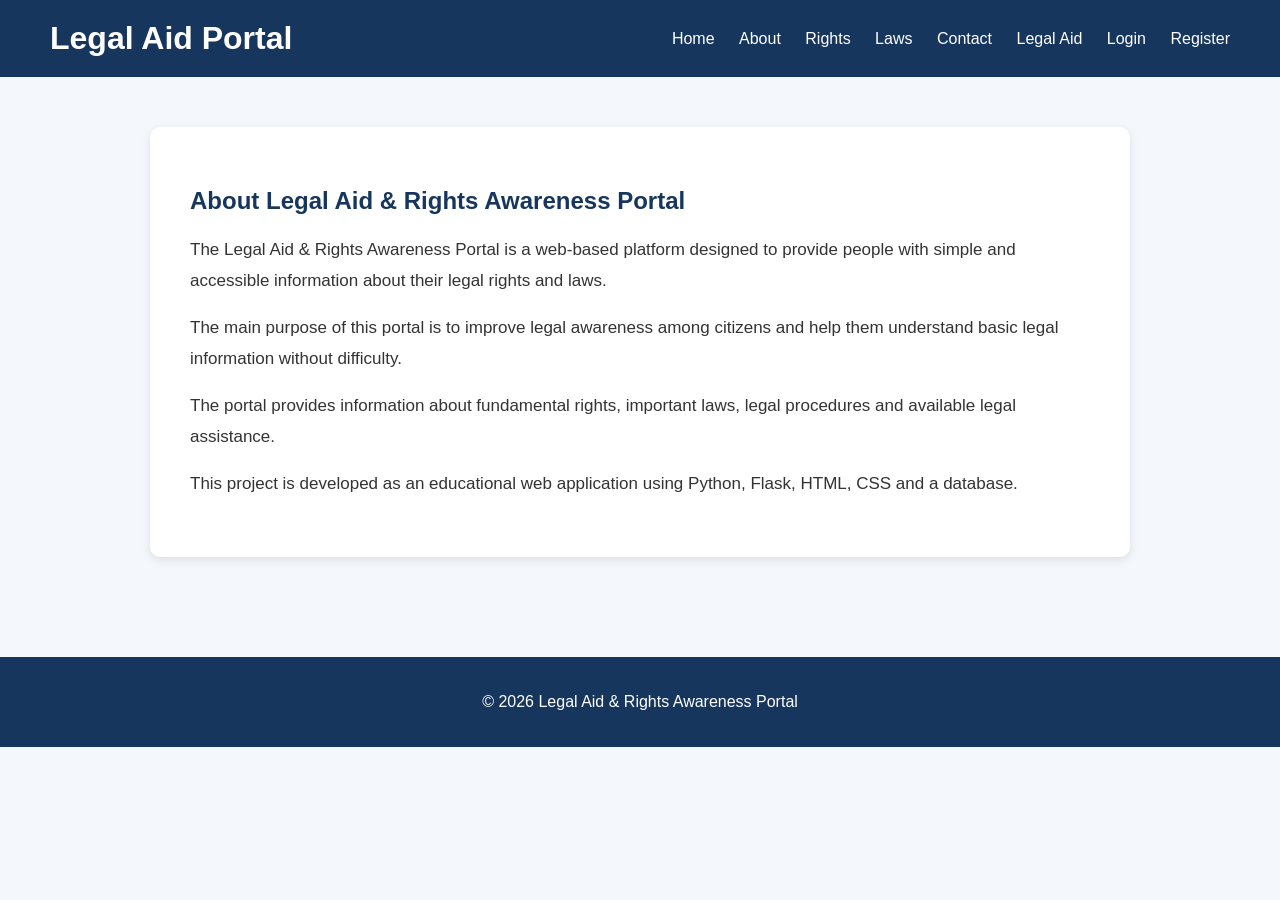
<file: about.html>
<!DOCTYPE html>
<html lang="en">
<head>
    <meta charset="UTF-8">
    <meta name="viewport" content="width=device-width, initial-scale=1.0">

    <title>About - Legal Aid Portal</title>

    <style>
        body {
            font-family: Arial, sans-serif;
            margin: 0;
            background-color: #f4f7fb;
            color: #333;
        }

        header {
            background-color: #17365d;
            color: white;
            padding: 20px 50px;
            display: flex;
            justify-content: space-between;
            align-items: center;
        }

        header h1 {
            margin: 0;
        }

        nav a {
            color: white;
            text-decoration: none;
            margin-left: 20px;
        }

        nav a:hover {
            text-decoration: underline;
        }

        .container {
            max-width: 900px;
            margin: 50px auto;
            background-color: white;
            padding: 40px;
            border-radius: 10px;
            box-shadow: 0 3px 10px rgba(0, 0, 0, 0.1);
        }

        .container h2 {
            color: #17365d;
            margin-bottom: 20px;
        }

        .container p {
            line-height: 1.8;
            font-size: 17px;
        }

        footer {
            background-color: #17365d;
            color: white;
            text-align: center;
            padding: 20px;
            margin-top: 100px;
        }
    </style>
</head>

<body>

    <header>
        <h1>Legal Aid Portal</h1>

        <nav>
            <a href="/">Home</a>
            <a href="/about">About</a>
            <a href="/rights">Rights</a>
            <a href="/laws">Laws</a>
            <a href="/contact">Contact</a>
            <a href="/legal-aid">Legal Aid</a>
<a href="/login">Login</a>
<a href="/register">Register</a>
        </nav>
    </header>

    <div class="container">

        <h2>About Legal Aid & Rights Awareness Portal</h2>

        <p>
            The Legal Aid & Rights Awareness Portal is a web-based platform
            designed to provide people with simple and accessible information
            about their legal rights and laws.
        </p>

        <p>
            The main purpose of this portal is to improve legal awareness
            among citizens and help them understand basic legal information
            without difficulty.
        </p>

        <p>
            The portal provides information about fundamental rights,
            important laws, legal procedures and available legal assistance.
        </p>

        <p>
            This project is developed as an educational web application
            using Python, Flask, HTML, CSS and a database.
        </p>

    </div>

    <footer>
        <p>© 2026 Legal Aid & Rights Awareness Portal</p>
    </footer>

</body>
</html>
</file>
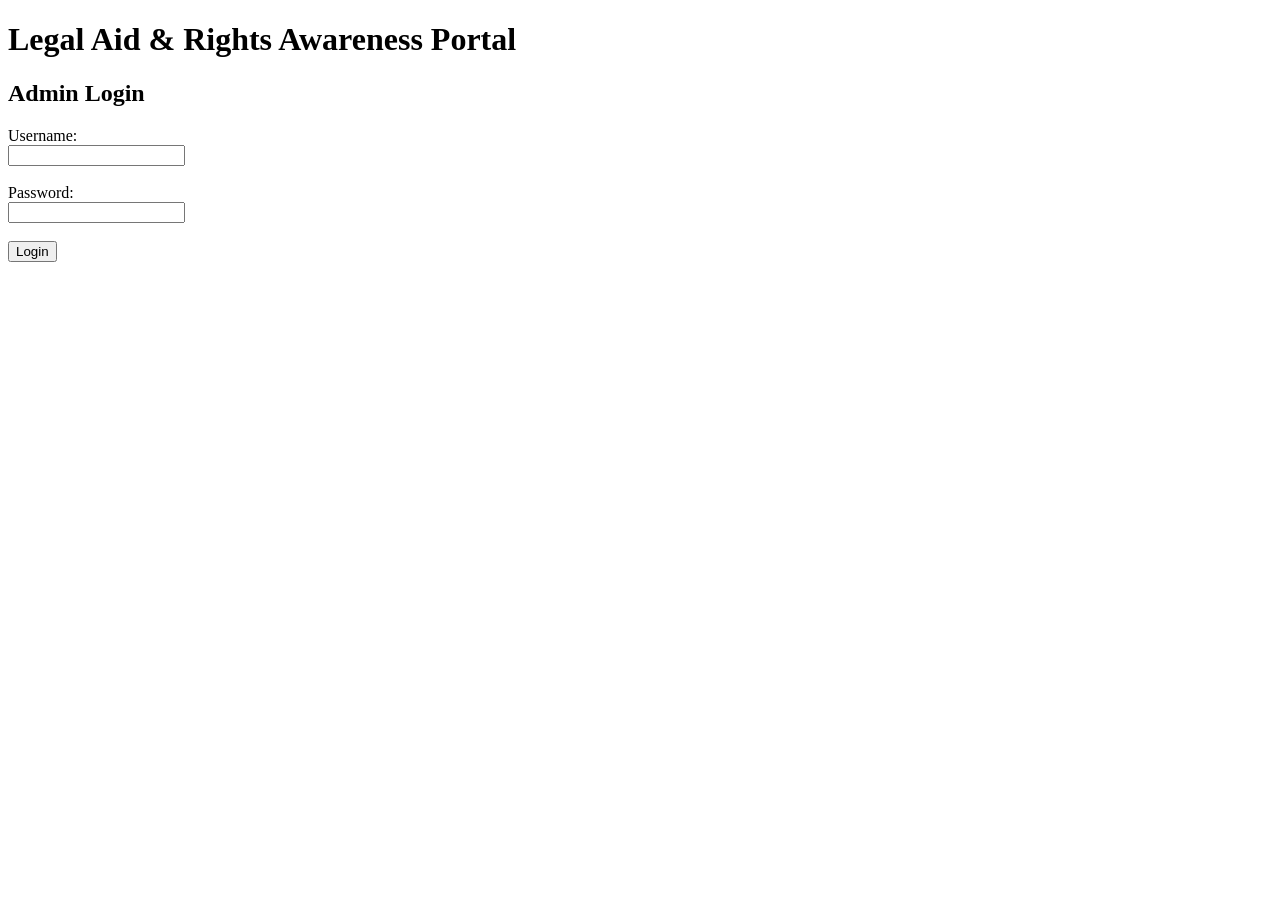
<file: admin_login.html>
<!DOCTYPE html>
<html>
<head>
    <title>Admin Login</title>
</head>
<body>

    <h1>Legal Aid & Rights Awareness Portal</h1>
    <h2>Admin Login</h2>

    <form method="POST">

        <label>Username:</label><br>
        <input type="text" name="username" required><br><br>

        <label>Password:</label><br>
        <input type="password" name="password" required><br><br>

        <button type="submit">Login</button>

    </form>

</body>
</html>
</file>
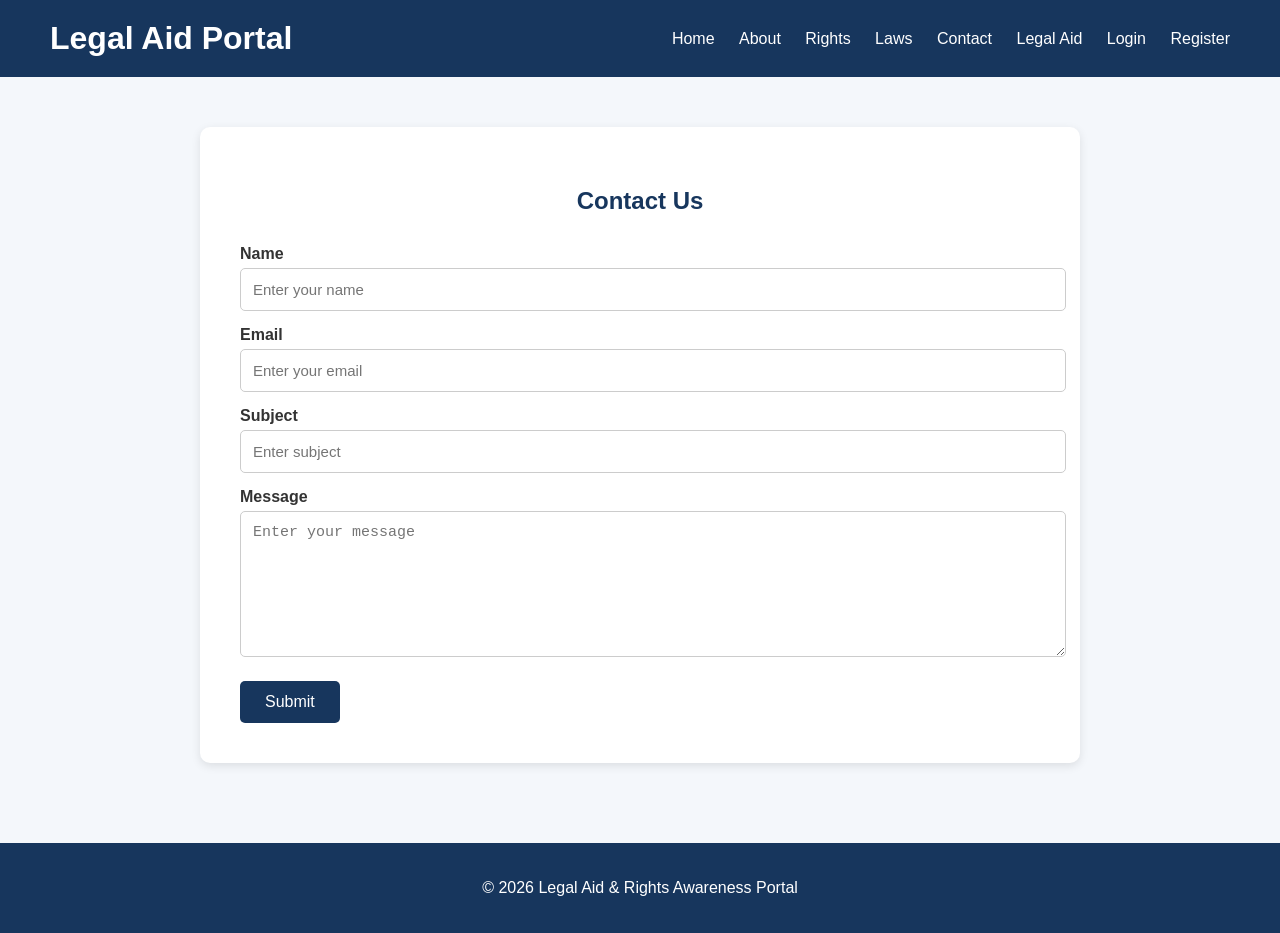
<file: contact.html>
<!DOCTYPE html>
<html lang="en">
<head>
    <meta charset="UTF-8">
    <meta name="viewport" content="width=device-width, initial-scale=1.0">

    <title>Contact - Legal Aid Portal</title>

    <style>
        body {
            font-family: Arial, sans-serif;
            margin: 0;
            background-color: #f4f7fb;
            color: #333;
        }

        header {
            background-color: #17365d;
            color: white;
            padding: 20px 50px;
            display: flex;
            justify-content: space-between;
            align-items: center;
        }

        header h1 {
            margin: 0;
        }

        nav a {
            color: white;
            text-decoration: none;
            margin-left: 20px;
        }

        nav a:hover {
            text-decoration: underline;
        }

        .container {
            max-width: 800px;
            margin: 50px auto;
            background-color: white;
            padding: 40px;
            border-radius: 10px;
            box-shadow: 0 3px 10px rgba(0, 0, 0, 0.1);
        }

        .container h2 {
            text-align: center;
            color: #17365d;
            margin-bottom: 30px;
        }

        label {
            display: block;
            margin-top: 15px;
            margin-bottom: 5px;
            font-weight: bold;
        }

        input,
        textarea {
            width: 100%;
            padding: 12px;
            border: 1px solid #ccc;
            border-radius: 5px;
            font-size: 15px;
        }

        textarea {
            height: 120px;
            resize: vertical;
        }

        button {
            margin-top: 20px;
            background-color: #17365d;
            color: white;
            border: none;
            padding: 12px 25px;
            border-radius: 5px;
            cursor: pointer;
            font-size: 16px;
        }

        button:hover {
            background-color: #0d2745;
        }

        footer {
            background-color: #17365d;
            color: white;
            text-align: center;
            padding: 20px;
            margin-top: 80px;
        }
    </style>
</head>

<body>

    <header>
        <h1>Legal Aid Portal</h1>

        <nav>
            <a href="/">Home</a>
            <a href="/about">About</a>
            <a href="/rights">Rights</a>
            <a href="/laws">Laws</a>
            <a href="/contact">Contact</a>
            <a href="/legal-aid">Legal Aid</a>
<a href="/login">Login</a>
<a href="/register">Register</a>
        </nav>
    </header>

    <div class="container">

        <h2>Contact Us</h2>

        <form method="POST" action="/contact">

            <label for="name">Name</label>
            <input type="text" id="name" name="name"
       placeholder="Enter your name" required>

            <label for="email">Email</label>
            <input type="email" id="email" name="email"
       placeholder="Enter your email" required>

            <label for="subject">Subject</label>
            <input type="text" id="subject" name="subject"
       placeholder="Enter subject" required>

            <label for="message">Message</label>
            <textarea id="message" name="message"
          placeholder="Enter your message" required></textarea>

            <button type="submit">Submit</button>

        </form>

    </div>

    <footer>
        <p>© 2026 Legal Aid & Rights Awareness Portal</p>
    </footer>

</body>
</html>
</file>
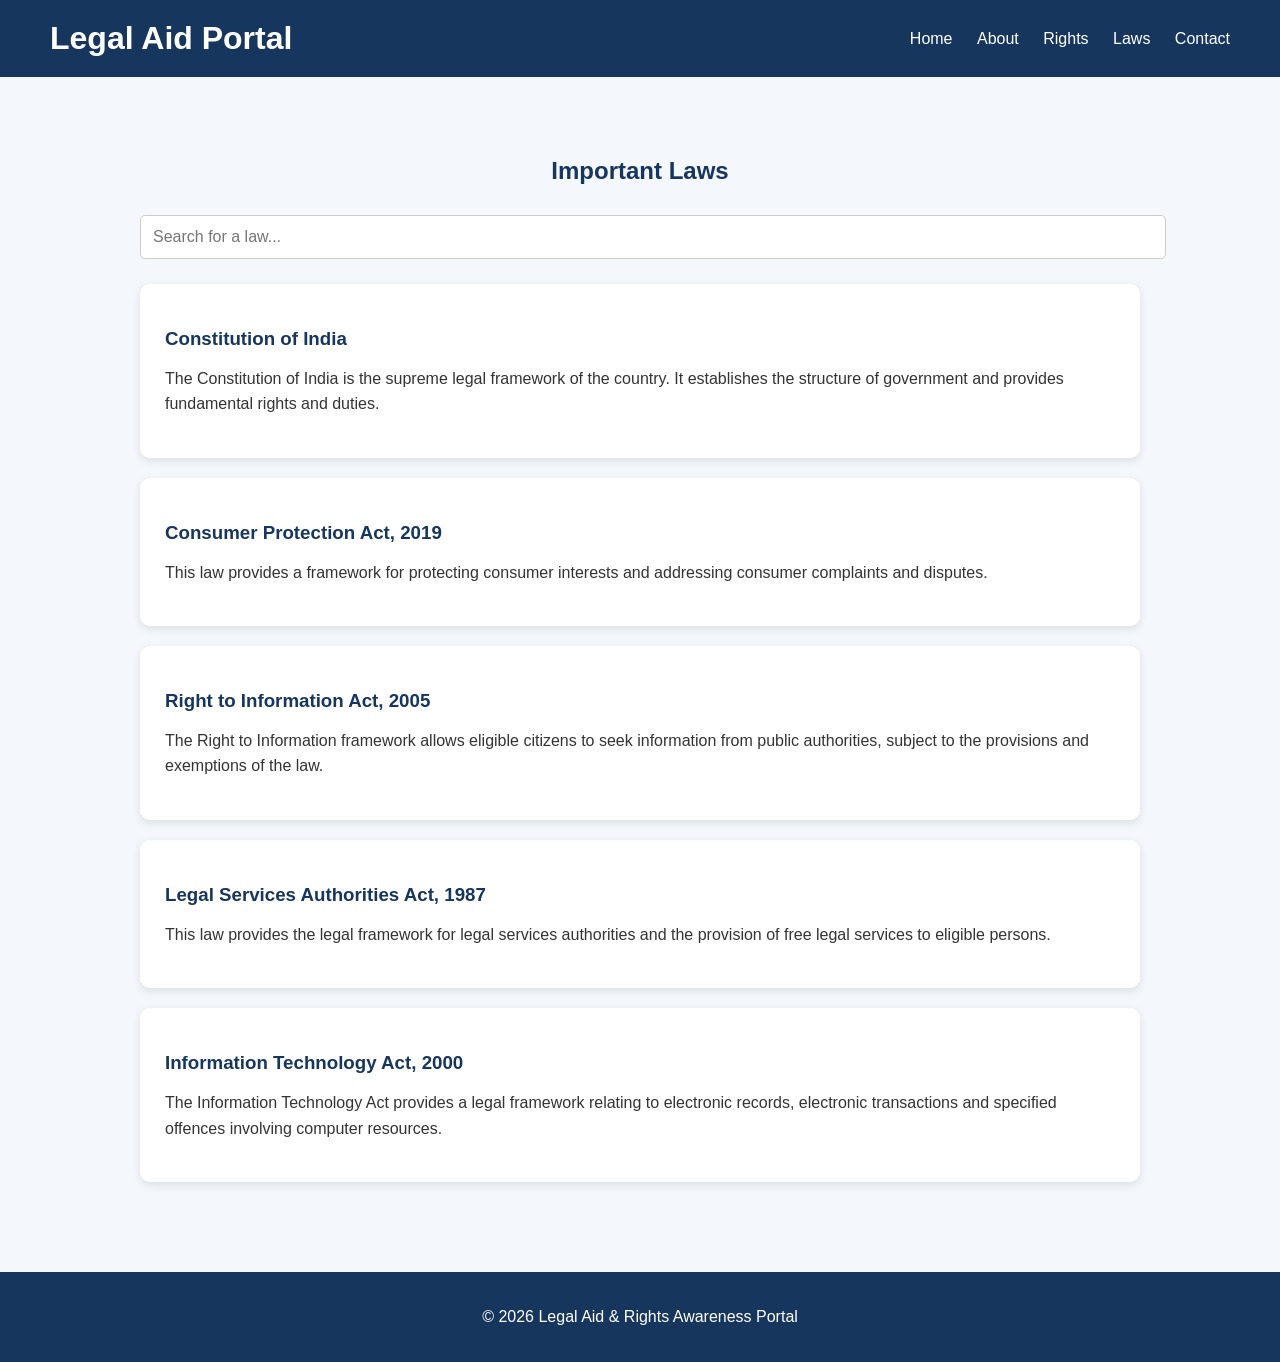
<file: laws.html>
<!DOCTYPE html>
<html lang="en">
<head>
    <meta charset="UTF-8">
    <meta name="viewport" content="width=device-width, initial-scale=1.0">

    <title>Laws - Legal Aid Portal</title>

    <style>
        body {
            font-family: Arial, sans-serif;
            margin: 0;
            background-color: #f4f7fb;
            color: #333;
        }

        header {
            background-color: #17365d;
            color: white;
            padding: 20px 50px;
            display: flex;
            justify-content: space-between;
            align-items: center;
        }

        header h1 {
            margin: 0;
        }

        nav a {
            color: white;
            text-decoration: none;
            margin-left: 20px;
        }

        nav a:hover {
            text-decoration: underline;
        }

        .container {
            max-width: 1000px;
            margin: 40px auto;
            padding: 20px;
        }

        .container h2 {
            text-align: center;
            color: #17365d;
            margin-bottom: 30px;
        }

        .law-card {
            background-color: white;
            margin-bottom: 20px;
            padding: 25px;
            border-radius: 10px;
            box-shadow: 0 3px 10px rgba(0, 0, 0, 0.1);
        }

        .law-card h3 {
            color: #17365d;
            margin-bottom: 12px;
        }

        .law-card p {
            line-height: 1.6;
        }

        footer {
            background-color: #17365d;
            color: white;
            text-align: center;
            padding: 20px;
            margin-top: 50px;
        }
    </style>
</head>

<body>

    <header>
        <h1>Legal Aid Portal</h1>

        <nav>
            <a href="/">Home</a>
            <a href="/about">About</a>
            <a href="/rights">Rights</a>
            <a href="/laws">Laws</a>
            <a href="/contact">Contact</a>
        </nav>
    </header>

    <div class="container">

        <h2>Important Laws</h2>
        <input
    type="text"
    id="lawSearch"
    placeholder="Search for a law..."
    onkeyup="searchLaws()"
    style="width:100%; padding:12px; margin-bottom:25px; border:1px solid #ccc; border-radius:5px; font-size:16px;"
>

        <div class="law-card">
            <h3>Constitution of India</h3>
            <p>
                The Constitution of India is the supreme legal framework
                of the country. It establishes the structure of government
                and provides fundamental rights and duties.
            </p>
        </div>

        <div class="law-card">
            <h3>Consumer Protection Act, 2019</h3>
            <p>
                This law provides a framework for protecting consumer
                interests and addressing consumer complaints and disputes.
            </p>
        </div>

        <div class="law-card">
            <h3>Right to Information Act, 2005</h3>
            <p>
                The Right to Information framework allows eligible citizens
                to seek information from public authorities, subject to
                the provisions and exemptions of the law.
            </p>
        </div>

        <div class="law-card">
            <h3>Legal Services Authorities Act, 1987</h3>
            <p>
                This law provides the legal framework for legal services
                authorities and the provision of free legal services to
                eligible persons.
            </p>
        </div>

        <div class="law-card">
            <h3>Information Technology Act, 2000</h3>
            <p>
                The Information Technology Act provides a legal framework
                relating to electronic records, electronic transactions
                and specified offences involving computer resources.
            </p>
        </div>

    </div>

    <footer>
        <p>© 2026 Legal Aid & Rights Awareness Portal</p>
    </footer>
<script>
function searchLaws() {
    let input = document.getElementById("lawSearch").value.toLowerCase();
    let cards = document.getElementsByClassName("law-card");

    for (let i = 0; i < cards.length; i++) {
        let text = cards[i].innerText.toLowerCase();

        if (text.includes(input)) {
            cards[i].style.display = "block";
        } else {
            cards[i].style.display = "none";
        }
    }
}
</script>
</body>

</html>
</file>
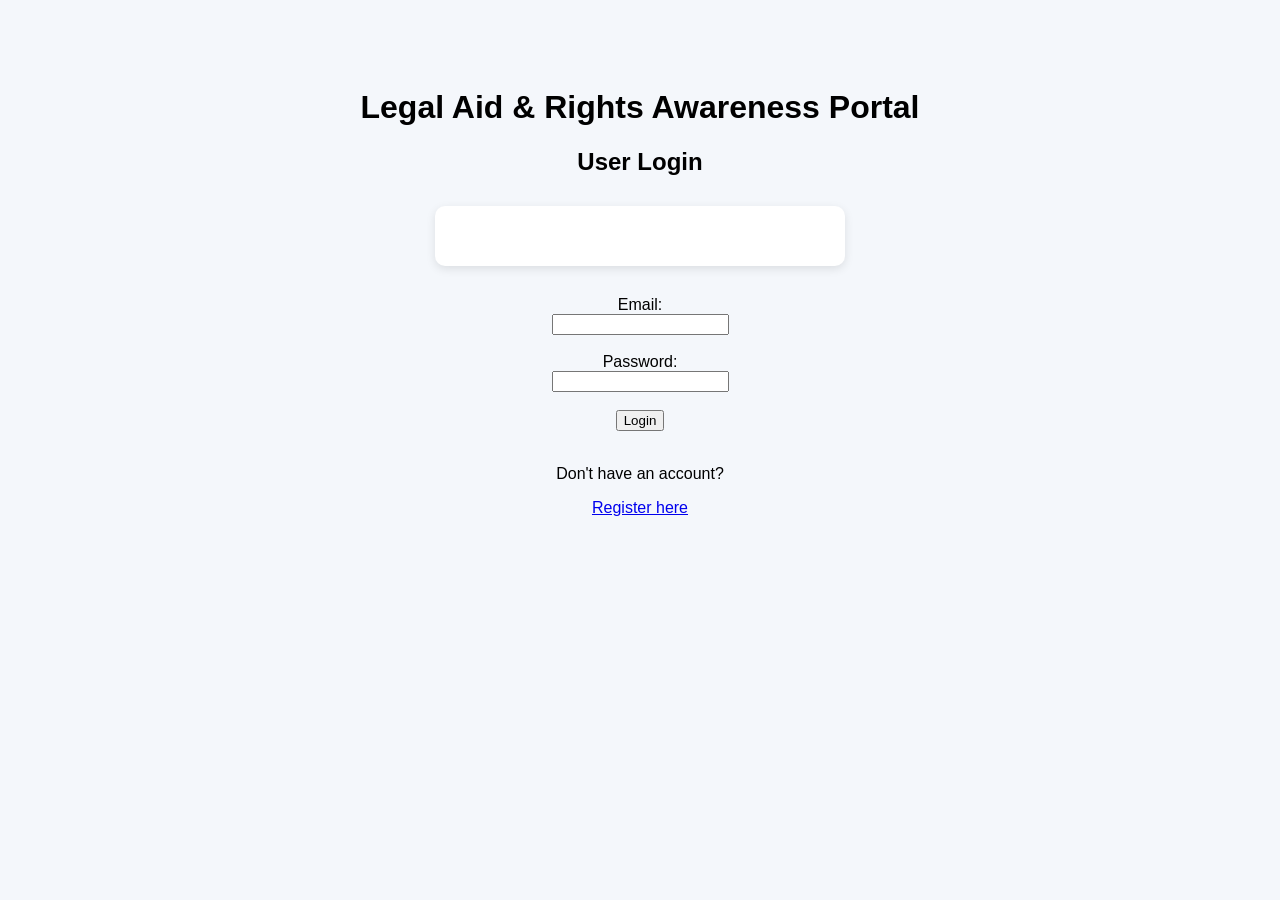
<file: login.html>
<!DOCTYPE html>
<html>
<head>
    <title>User Login</title>
    <style>
    body {
        font-family: Arial, sans-serif;
        background-color: #f4f7fb;
        text-align: center;
        padding-top: 60px;
    }
</style>
</head>
<body>

    <h1>Legal Aid & Rights Awareness Portal</h1>
    <h2>User Login</h2>
<div style="background:white; width:350px; margin:30px auto; padding:30px; border-radius:10px; box-shadow:0 3px 10px rgba(0,0,0,0.1);"></div>
    <form method="POST">

        <label>Email:</label><br>
        <input type="email" name="email" required><br><br>

        <label>Password:</label><br>
        <input type="password" name="password" required><br><br>

        <button type="submit">Login</button>

    </form>
</div>
    </body>

    <br>

    <p>Don't have an account?</p>
    <a href="/register">Register here</a>

</body>
</html>
</file>
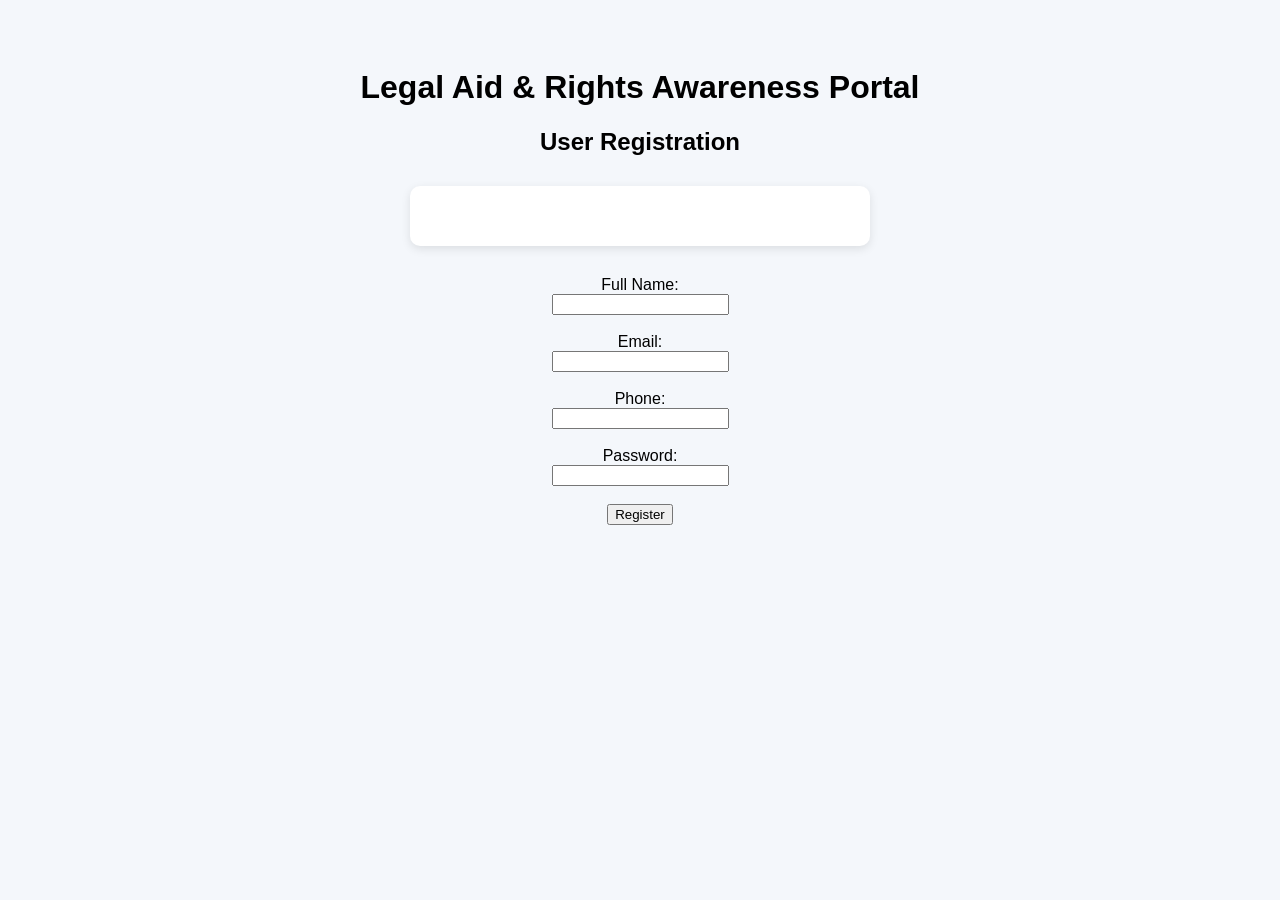
<file: register.html>
<!DOCTYPE html>
<html>
<head>
    <title>User Registration</title>
    <style>
    body {
        font-family: Arial, sans-serif;
        background-color: #f4f7fb;
        text-align: center;
        padding-top: 40px;
    }
</style>
</head>
<body>

    <h1>Legal Aid & Rights Awareness Portal</h1>
    <h2>User Registration</h2>
    <div style="background:white; width:400px; margin:30px auto; padding:30px; border-radius:10px; box-shadow:0 3px 10px rgba(0,0,0,0.1);"></div>
    <form method="POST">

        <label>Full Name:</label><br>
        <input type="text" name="name" required><br><br>

        <label>Email:</label><br>
        <input type="email" name="email" required><br><br>

        <label>Phone:</label><br>
        <input type="text" name="phone" required><br><br>

        <label>Password:</label><br>
        <input type="password" name="password" required><br><br>

        <button type="submit">Register</button>

    </form>
    </div>  

</body>
</html>
</file>
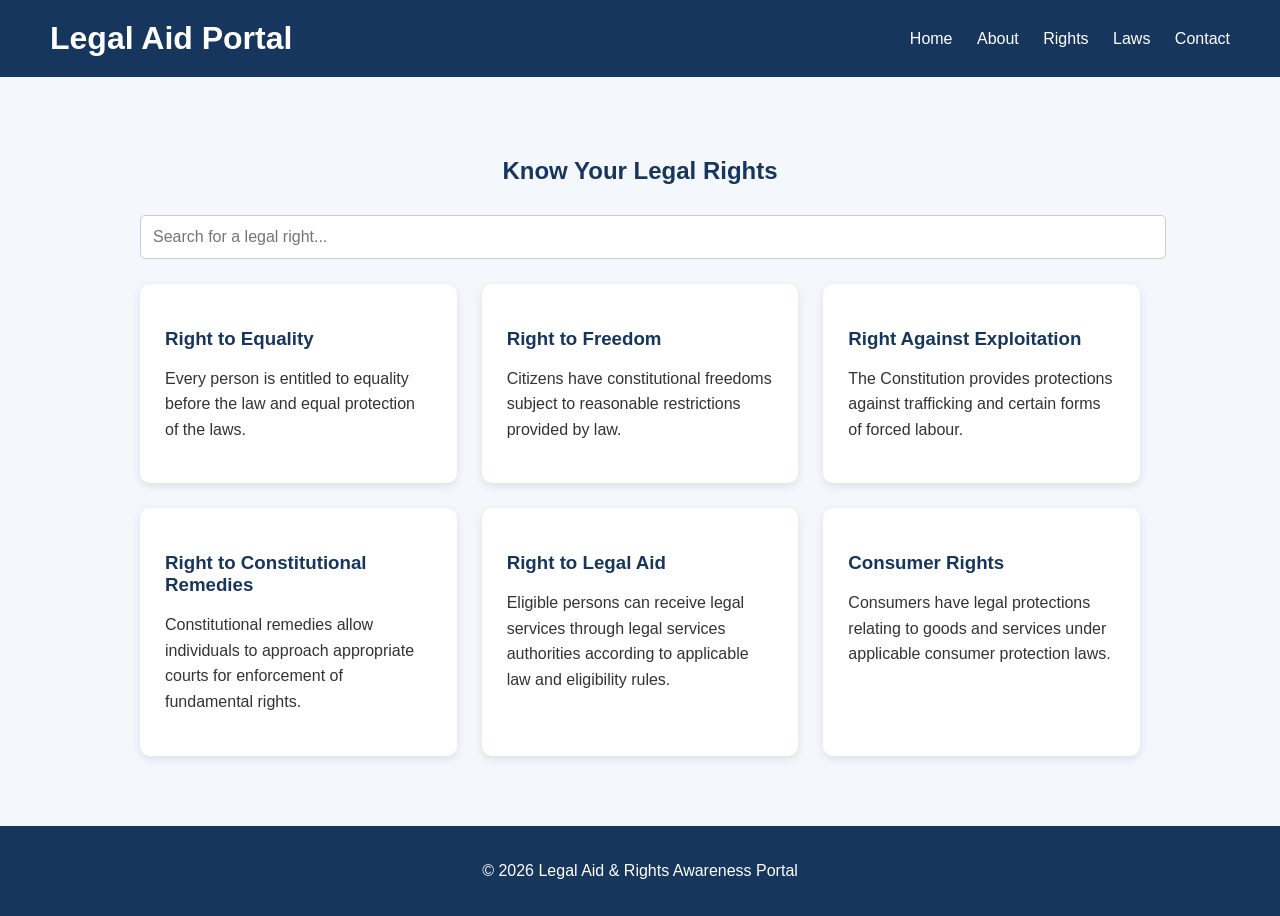
<file: rights.html>
<!DOCTYPE html>
<html lang="en">
<head>
    <meta charset="UTF-8">
    <meta name="viewport" content="width=device-width, initial-scale=1.0">

    <title>Legal Rights - Legal Aid Portal</title>

    <style>
        body {
            font-family: Arial, sans-serif;
            margin: 0;
            background-color: #f4f7fb;
            color: #333;
        }

        header {
            background-color: #17365d;
            color: white;
            padding: 20px 50px;
            display: flex;
            justify-content: space-between;
            align-items: center;
        }

        header h1 {
            margin: 0;
        }

        nav a {
            color: white;
            text-decoration: none;
            margin-left: 20px;
        }

        nav a:hover {
            text-decoration: underline;
        }

        .container {
            max-width: 1000px;
            margin: 40px auto;
            padding: 20px;
        }

        .container h2 {
            text-align: center;
            color: #17365d;
            margin-bottom: 30px;
        }

        .rights-grid {
            display: grid;
            grid-template-columns: repeat(auto-fit, minmax(280px, 1fr));
            gap: 25px;
        }

        .right-card {
            background-color: white;
            padding: 25px;
            border-radius: 10px;
            box-shadow: 0 3px 10px rgba(0, 0, 0, 0.1);
        }

        .right-card h3 {
            color: #17365d;
            margin-bottom: 15px;
        }

        .right-card p {
            line-height: 1.6;
        }

        footer {
            background-color: #17365d;
            color: white;
            text-align: center;
            padding: 20px;
            margin-top: 50px;
        }
    </style>
</head>

<body>

    <header>
        <h1>Legal Aid Portal</h1>

        <nav>
            <a href="/">Home</a>
            <a href="/about">About</a>
            <a href="/rights">Rights</a>
            <a href="/laws">Laws</a>
            <a href="/contact">Contact</a>
        </nav>
    </header>

    <div class="container">

        <h2>Know Your Legal Rights</h2>
        <input
    type="text"
    id="rightSearch"
    placeholder="Search for a legal right..."
    onkeyup="searchRights()"
    style="width:100%; padding:12px; margin-bottom:25px; border:1px solid #ccc; border-radius:5px; font-size:16px;"
>

        <div class="rights-grid">

            <div class="right-card">
                <h3>Right to Equality</h3>
                <p>
                    Every person is entitled to equality before the law
                    and equal protection of the laws.
                </p>
            </div>

            <div class="right-card">
                <h3>Right to Freedom</h3>
                <p>
                    Citizens have constitutional freedoms subject to
                    reasonable restrictions provided by law.
                </p>
            </div>

            <div class="right-card">
                <h3>Right Against Exploitation</h3>
                <p>
                    The Constitution provides protections against
                    trafficking and certain forms of forced labour.
                </p>
            </div>

            <div class="right-card">
                <h3>Right to Constitutional Remedies</h3>
                <p>
                    Constitutional remedies allow individuals to approach
                    appropriate courts for enforcement of fundamental rights.
                </p>
            </div>

            <div class="right-card">
                <h3>Right to Legal Aid</h3>
                <p>
                    Eligible persons can receive legal services through
                    legal services authorities according to applicable law
                    and eligibility rules.
                </p>
            </div>

            <div class="right-card">
                <h3>Consumer Rights</h3>
                <p>
                    Consumers have legal protections relating to goods
                    and services under applicable consumer protection laws.
                </p>
            </div>

        </div>

    </div>

    <footer>
        <p>© 2026 Legal Aid & Rights Awareness Portal</p>
    </footer>
<script>
function searchRights() {
    let input = document.getElementById("rightSearch").value.toLowerCase();
    let cards = document.getElementsByClassName("right-card");

    for (let i = 0; i < cards.length; i++) {
        let text = cards[i].innerText.toLowerCase();

        if (text.includes(input)) {
            cards[i].style.display = "block";
        } else {
            cards[i].style.display = "none";
        }
    }
}
</script>

</body>
</html>
</file>
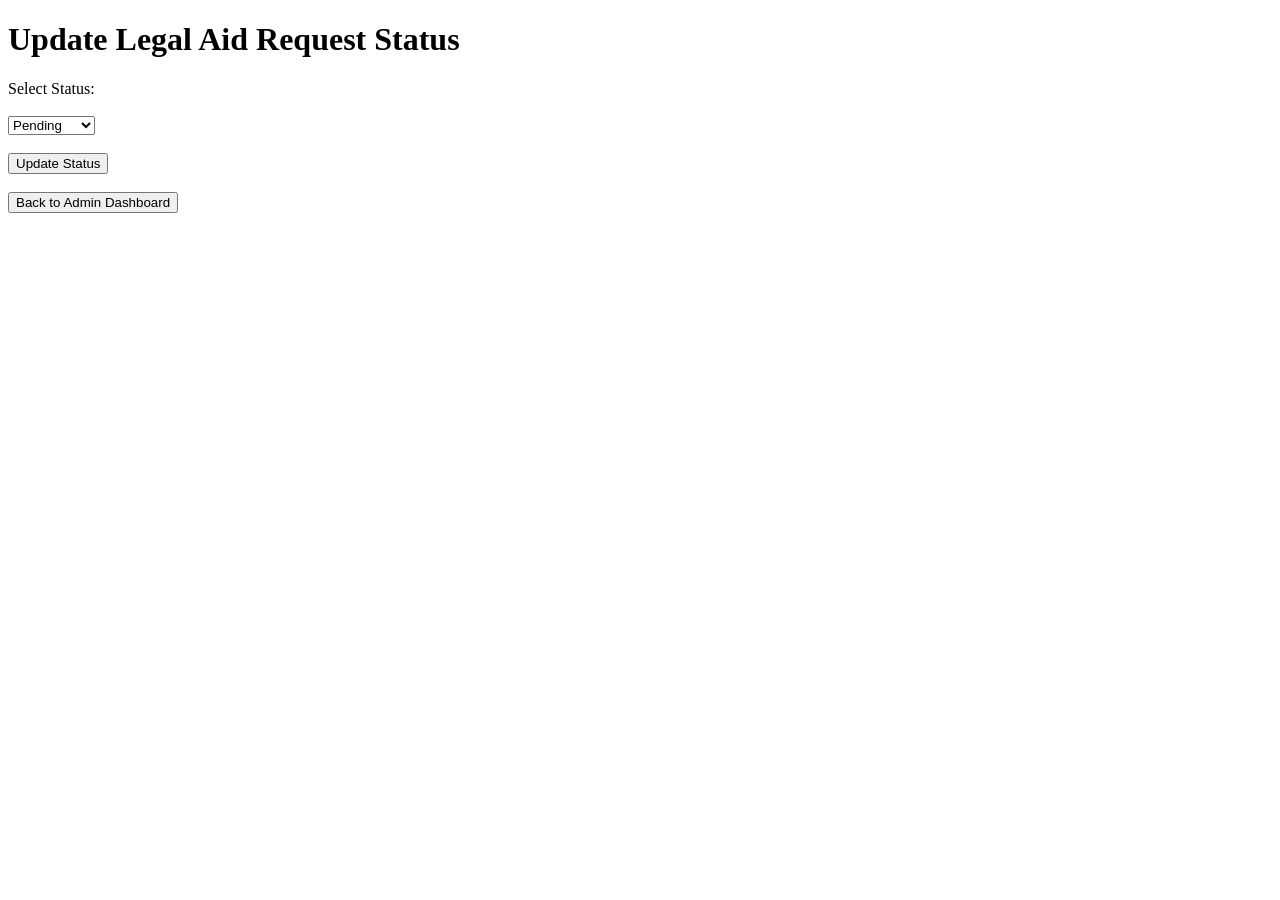
<file: update_status.html>
<!DOCTYPE html>
<html>
<head>
    <title>Update Status</title>
</head>
<body>

    <h1>Update Legal Aid Request Status</h1>

    <form method="POST">

        <label>Select Status:</label><br><br>

        <select name="status">
            <option value="Pending">Pending</option>
            <option value="Approved">Approved</option>
            <option value="Completed">Completed</option>
        </select>

        <br><br>

        <button type="submit">Update Status</button>

    </form>

    <br>

    <a href="/admin">
        <button>Back to Admin Dashboard</button>
    </a>

</body>
</html>
</file>
